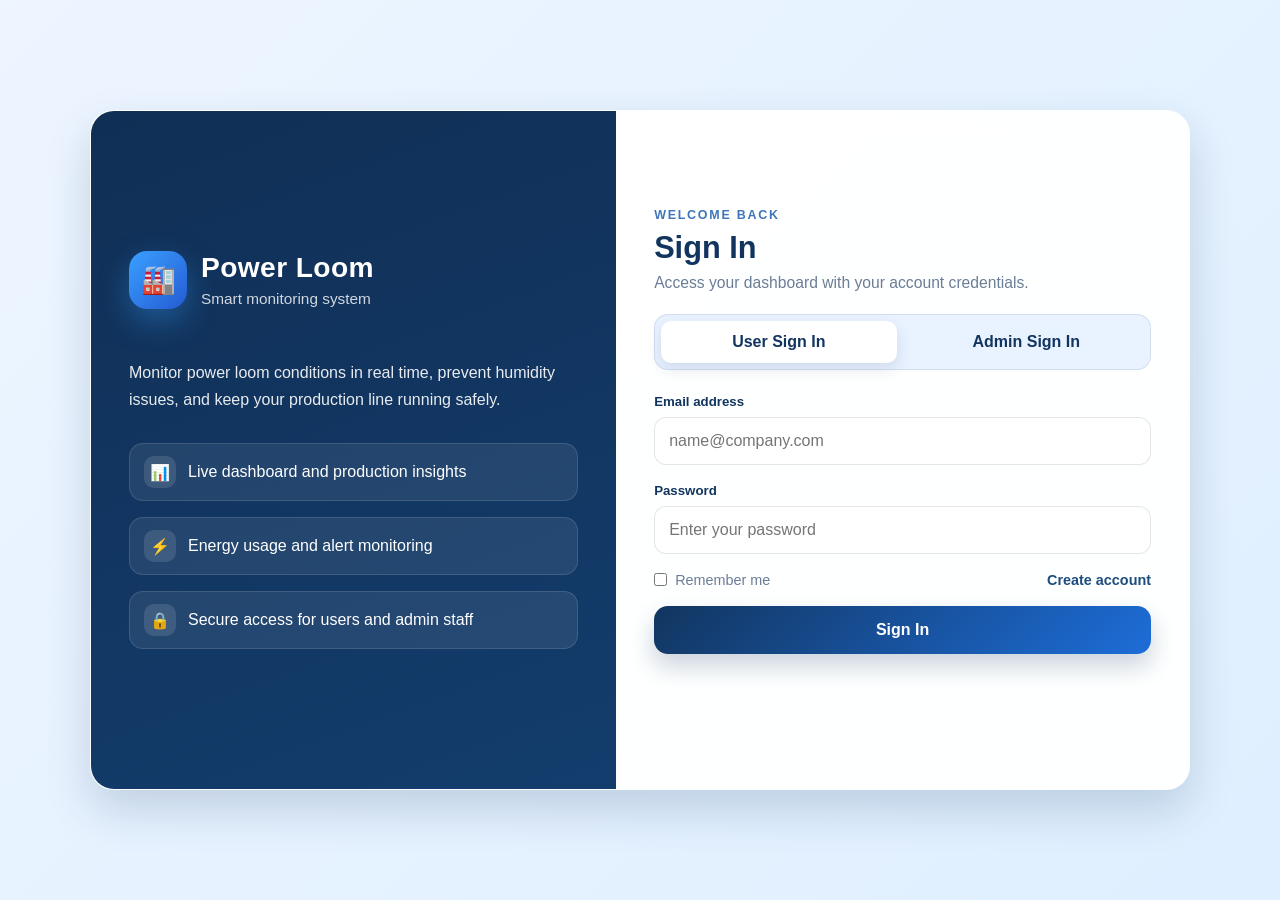
<file: power-loom-dashboard/admin-dashboard.html>
<!DOCTYPE html>
<html lang="en">
    <head>
        <meta charset="UTF-8" />
        <meta name="viewport" content="width=device-width, initial-scale=1.0" />
        <title>Power Loom | Admin Dashboard</title>
        <link rel="stylesheet" href="auth.css" />
    </head>
    <body class="admin-layout">
        <header class="admin-header">
            <div class="admin-brand">
                <div class="admin-brand-mark">🏭</div>
                <div>
                    <h1>Power Loom Admin</h1>
                </div>
            </div>

            <div class="admin-user">
                <div class="admin-user-badge">A</div>
                <div>
                    <strong id="adminName">Admin Panel</strong>
                    <div style="font-size: 0.75rem; opacity: 0.8;">System Overview</div>
                </div>
            </div>
        </header>

        <div class="admin-body">
            <aside class="admin-sidebar">
                <nav class="admin-nav">
                    <button class="admin-nav-item active" type="button">🏠 Overview</button>
                    <button class="admin-nav-item" type="button">📊 Reports</button>
                    <button class="admin-nav-item" type="button">🔔 Alerts</button>
                    <button class="admin-nav-item" type="button">⚙️ Settings</button>
                    <button class="admin-nav-item" type="button" onclick="localStorage.clear(); window.location.href='login.html';">🚪 Logout</button>
                </nav>
            </aside>

            <main class="admin-content">
                <section class="dashboard-grid">
                    <div class="metric-card">
                        <div class="metric-label">Active Looms</div>
                        <div class="metric-value">
                            <span class="metric-number">24</span>
                            <span class="metric-trend trend-up">+8%</span>
                        </div>
                    </div>

                    <div class="metric-card">
                        <div class="metric-label">Humidity Risk</div>
                        <div class="metric-value">
                            <span class="metric-number">12</span>
                            <span class="metric-trend trend-down">-2%</span>
                        </div>
                    </div>

                    <div class="metric-card">
                        <div class="metric-label">Energy Saved</div>
                        <div class="metric-value">
                            <span class="metric-number">1.8k</span>
                            <span class="metric-trend trend-up">+15%</span>
                        </div>
                    </div>

                    <div class="metric-card">
                        <div class="metric-label">Alerts</div>
                        <div class="metric-value">
                            <span class="metric-number">4</span>
                            <span class="metric-trend trend-down">2 urgent</span>
                        </div>
                    </div>
                </section>

                <section class="content-panel">
                    <div class="panel-head">
                        <div class="panel-title">Recent Operations</div>
                        <span class="status-pill status-good">System Healthy</span>
                    </div>

                    <table class="table">
                        <thead>
                            <tr>
                                <th>Machine</th>
                                <th>Area</th>
                                <th>Humidity</th>
                                <th>Status</th>
                            </tr>
                        </thead>
                        <tbody>
                            <tr>
                                <td>PL-102</td>
                                <td>Weaving Hall</td>
                                <td>68.4%</td>
                                <td><span class="status-pill status-good">Stable</span></td>
                            </tr>
                            <tr>
                                <td>PL-117</td>
                                <td>Processing Unit</td>
                                <td>74.1%</td>
                                <td><span class="status-pill status-alert">Check</span></td>
                            </tr>
                            <tr>
                                <td>PL-128</td>
                                <td>Storage Bay</td>
                                <td>66.8%</td>
                                <td><span class="status-pill status-good">Stable</span></td>
                            </tr>
                            <tr>
                                <td>PL-134</td>
                                <td>Power Room</td>
                                <td>71.9%</td>
                                <td><span class="status-pill status-alert">Warning</span></td>
                            </tr>
                        </tbody>
                    </table>
                </section>
            </main>
        </div>

        <script>
            let storedUser = null;
            try {
                const rawUser = localStorage.getItem('loggedInUser');
                storedUser = rawUser ? JSON.parse(rawUser) : null;
            } catch (error) {
                storedUser = null;
            }

            if (!storedUser || storedUser.role !== 'admin' || !storedUser.email) {
                localStorage.removeItem('loggedInUser');
                localStorage.removeItem('activeRole');
                window.location.href = 'login.html';
            } else {
                const adminName = document.getElementById('adminName');
                if (adminName) {
                    adminName.textContent = storedUser.firstName ? `${storedUser.firstName} Admin` : 'Admin Panel';
                }
            }
        </script>
    </body>
</html>
</file>
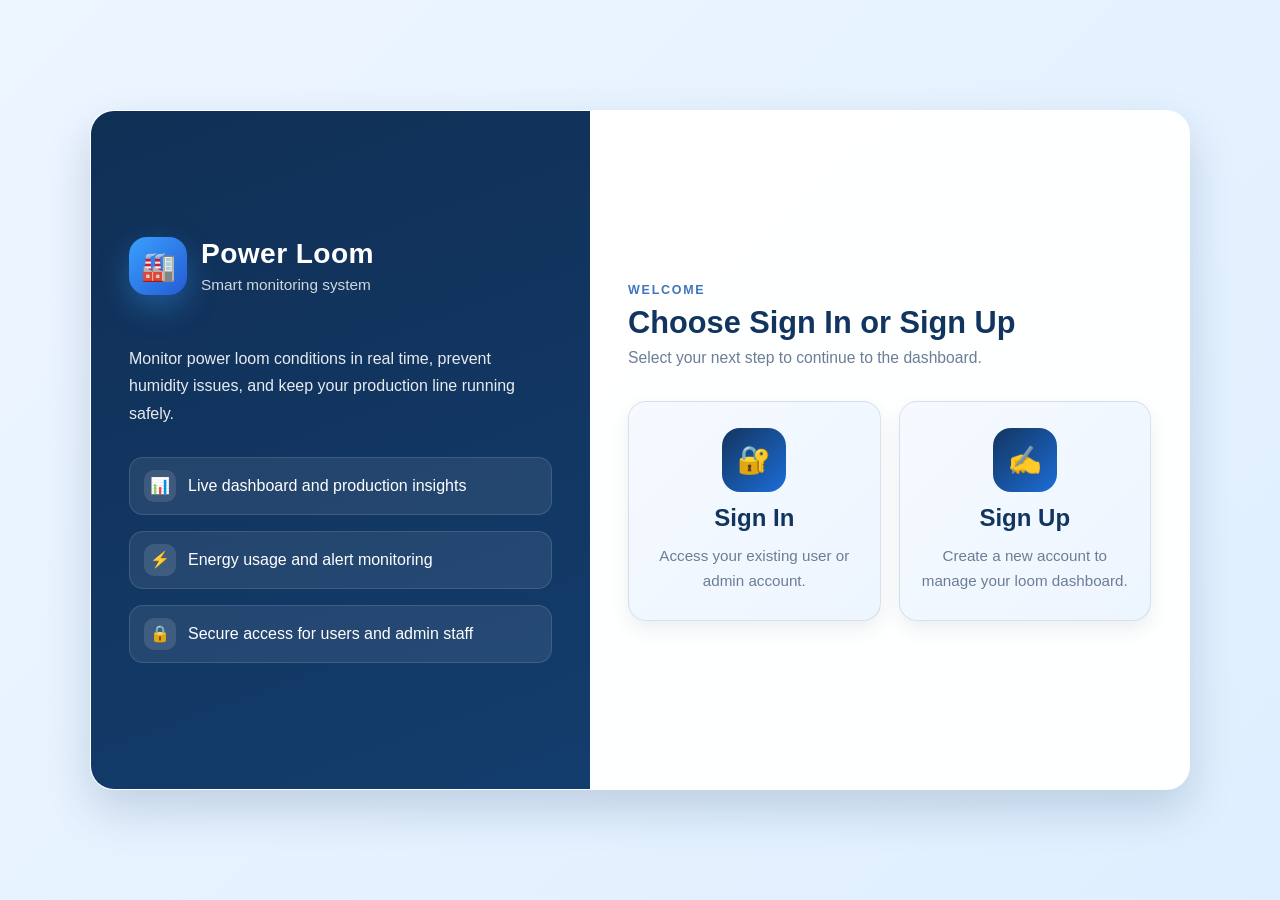
<file: power-loom-dashboard/landing.html>
<!DOCTYPE html>
<html lang="en">
    <head>
        <meta charset="UTF-8" />
        <meta name="viewport" content="width=device-width, initial-scale=1.0" />
        <title>Power Loom | Choose Access</title>
        <link rel="stylesheet" href="auth.css" />
    </head>
    <body class="auth-page">
        <div class="auth-shell landing-shell">
            <aside class="auth-panel">
                <div class="brand-lockup">
                    <div class="brand-mark">🏭</div>
                    <div class="brand-copy">
                        <h1>Power Loom</h1>
                        <p>Smart monitoring system</p>
                    </div>
                </div>

                <p class="panel-copy">
                    Monitor power loom conditions in real time, prevent humidity issues,
                    and keep your production line running safely.
                </p>

                <div class="feature-list">
                    <div class="feature-item">
                        <div class="feature-badge">📊</div>
                        <span>Live dashboard and production insights</span>
                    </div>
                    <div class="feature-item">
                        <div class="feature-badge">⚡</div>
                        <span>Energy usage and alert monitoring</span>
                    </div>
                    <div class="feature-item">
                        <div class="feature-badge">🔒</div>
                        <span>Secure access for users and admin staff</span>
                    </div>
                </div>
            </aside>

            <main class="auth-form-panel choice-panel">
                <div class="auth-header">
                    <span class="auth-kicker">Welcome</span>
                    <h2>Choose Sign In or Sign Up</h2>
                    <p>Select your next step to continue to the dashboard.</p>
                </div>

                <div class="choice-grid">
                    <a href="login.html" class="choice-card">
                        <div class="choice-icon">🔐</div>
                        <h3>Sign In</h3>
                        <p>Access your existing user or admin account.</p>
                    </a>

                    <a href="register.html" class="choice-card">
                        <div class="choice-icon">✍️</div>
                        <h3>Sign Up</h3>
                        <p>Create a new account to manage your loom dashboard.</p>
                    </a>
                </div>
            </main>
        </div>
    </body>
</html>
</file>
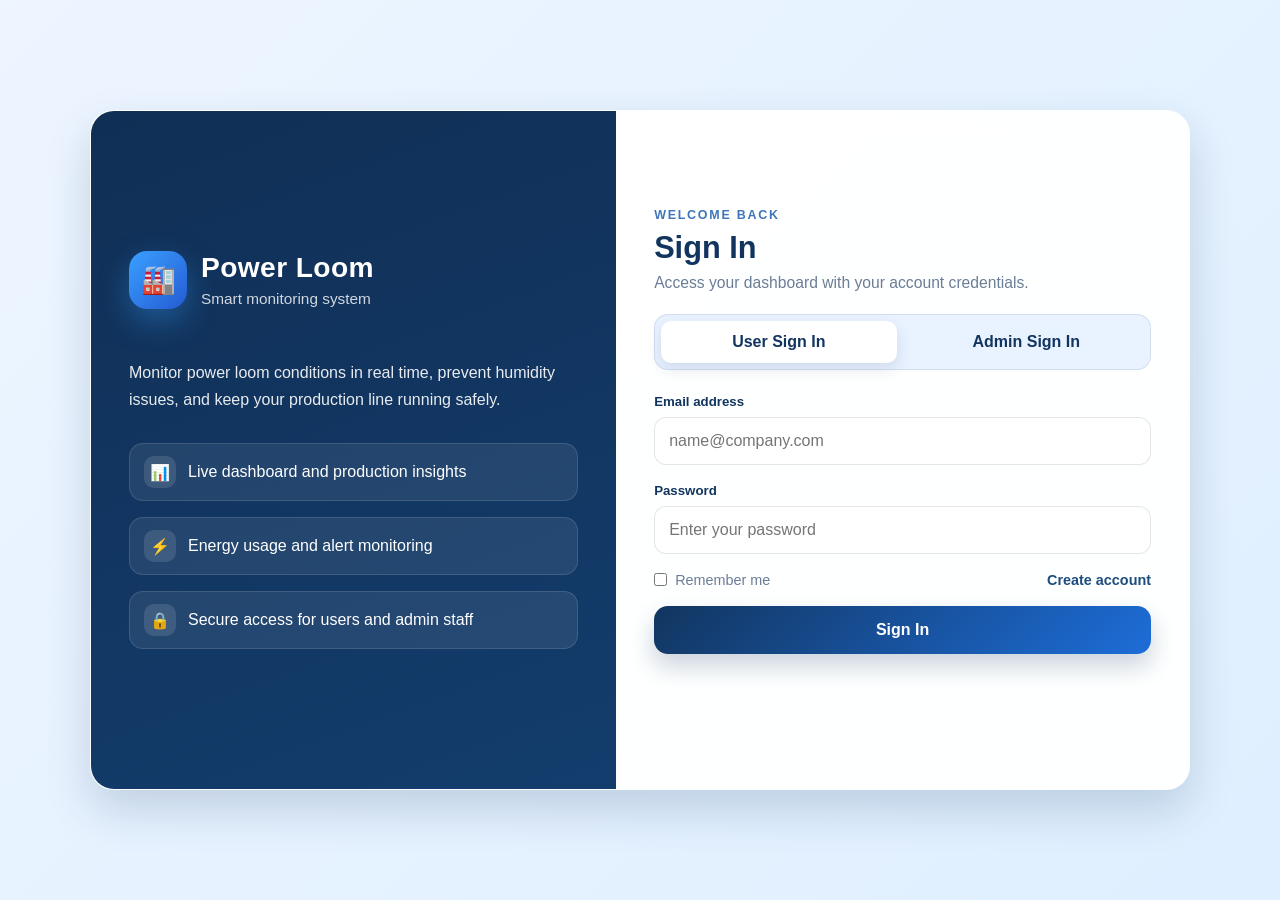
<file: power-loom-dashboard/login.html>
<!DOCTYPE html>
<html lang="en">
    <head>
        <meta charset="UTF-8" />
        <meta name="viewport" content="width=device-width, initial-scale=1.0" />
        <title>Power Loom | Login</title>
        <link rel="stylesheet" href="auth.css" />
    </head>
    <body class="auth-page">
        <div class="auth-shell">
            <aside class="auth-panel">
                <div class="brand-lockup">
                    <div class="brand-mark">🏭</div>
                    <div class="brand-copy">
                        <h1>Power Loom</h1>
                        <p>Smart monitoring system</p>
                    </div>
                </div>

                <p class="panel-copy">
                    Monitor power loom conditions in real time, prevent humidity issues,
                    and keep your production line running safely.
                </p>

                <div class="feature-list">
                    <div class="feature-item">
                        <div class="feature-badge">📊</div>
                        <span>Live dashboard and production insights</span>
                    </div>
                    <div class="feature-item">
                        <div class="feature-badge">⚡</div>
                        <span>Energy usage and alert monitoring</span>
                    </div>
                    <div class="feature-item">
                        <div class="feature-badge">🔒</div>
                        <span>Secure access for users and admin staff</span>
                    </div>
                </div>
            </aside>

            <main class="auth-form-panel">
                <div class="auth-header">
                    <span class="auth-kicker">Welcome back</span>
                    <h2>Sign In</h2>
                    <p>Access your dashboard with your account credentials.</p>
                </div>

                <div class="role-toggle" aria-label="Choose login role">
                    <button class="role-btn active" type="button" data-role="user">User Sign In</button>
                    <button class="role-btn" type="button" data-role="admin">Admin Sign In</button>
                </div>

                <form class="auth-form" id="loginForm">
                    <div class="field">
                        <label for="loginEmail">Email address</label>
                        <input id="loginEmail" name="email" type="email" placeholder="name@company.com" required />
                    </div>

                    <div class="field">
                        <label for="loginPassword">Password</label>
                        <input id="loginPassword" name="password" type="password" placeholder="Enter your password" required />
                    </div>

                    <div class="form-options">
                        <label class="checkbox-wrap">
                            <input type="checkbox" name="remember" />
                            <span>Remember me</span>
                        </label>
                        <a href="register.html" class="link-text">Create account</a>
                    </div>

                    <button class="primary-btn" type="submit">Sign In</button>
                    <div id="loginStatus" class="status-message" aria-live="polite"></div>
                </form>
            </main>
        </div>

        <script>
            const roleButtons = document.querySelectorAll('.role-btn');
            const loginForm = document.getElementById('loginForm');
            const loginStatus = document.getElementById('loginStatus');
            let selectedRole = 'user';

            roleButtons.forEach((button) => {
                button.addEventListener('click', () => {
                    roleButtons.forEach((item) => item.classList.remove('active'));
                    button.classList.add('active');
                    selectedRole = button.dataset.role;
                    loginStatus.textContent = selectedRole === 'admin'
                        ? 'Admin access selected.'
                        : 'User access selected.';
                    loginStatus.classList.remove('error');
                });
            });

            function showLoginError(message) {
                loginStatus.textContent = message;
                loginStatus.classList.add('error');
            }

            loginForm.addEventListener('submit', (event) => {
                event.preventDefault();

                const email = document.getElementById('loginEmail').value.trim();
                const password = document.getElementById('loginPassword').value.trim();
                const emailPattern = /^[^\s@]+@[^\s@]+\.[^\s@]+$/;

                if (!email || !password) {
                    showLoginError('Please enter both email and password.');
                    return;
                }

                if (!emailPattern.test(email)) {
                    showLoginError('Please enter a valid email address.');
                    return;
                }

                if (password.length < 6) {
                    showLoginError('Password must be at least 6 characters long.');
                    return;
                }

                const accounts = JSON.parse(localStorage.getItem('powerLoomAccounts') || '[]');
                const matchedUser = accounts.find((user) =>
                    user.email.toLowerCase() === email.toLowerCase() &&
                    user.role === selectedRole &&
                    user.password === password
                );

                if (!matchedUser) {
                    showLoginError('Invalid credentials for the selected role.');
                    return;
                }

                localStorage.setItem('activeRole', selectedRole);
                localStorage.setItem('loggedInUser', JSON.stringify({
                    firstName: matchedUser.firstName,
                    lastName: matchedUser.lastName,
                    email: matchedUser.email,
                    role: selectedRole
                }));

                loginStatus.textContent = 'Login successful. Redirecting...';
                loginStatus.classList.remove('error');

                setTimeout(() => {
                    window.location.href = selectedRole === 'admin' ? 'admin-dashboard.html' : 'index.html';
                }, 500);
            });
        </script>
    </body>
</html>
</file>
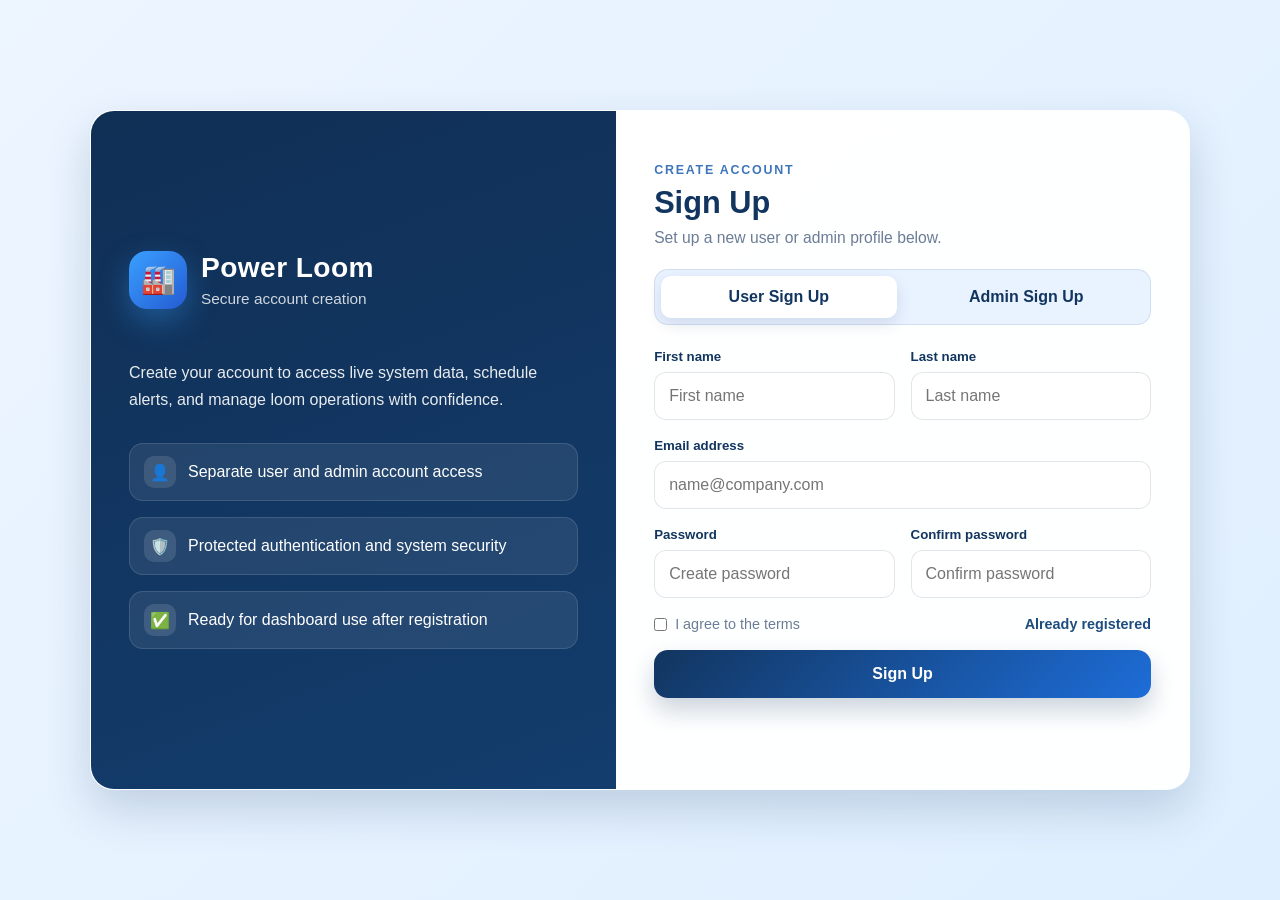
<file: power-loom-dashboard/register.html>
<!DOCTYPE html>
<html lang="en">
    <head>
        <meta charset="UTF-8" />
        <meta name="viewport" content="width=device-width, initial-scale=1.0" />
        <title>Power Loom | Register</title>
        <link rel="stylesheet" href="auth.css" />
    </head>
    <body class="auth-page">
        <div class="auth-shell">
            <aside class="auth-panel">
                <div class="brand-lockup">
                    <div class="brand-mark">🏭</div>
                    <div class="brand-copy">
                        <h1>Power Loom</h1>
                        <p>Secure account creation</p>
                    </div>
                </div>

                <p class="panel-copy">
                    Create your account to access live system data, schedule alerts,
                    and manage loom operations with confidence.
                </p>

                <div class="feature-list">
                    <div class="feature-item">
                        <div class="feature-badge">👤</div>
                        <span>Separate user and admin account access</span>
                    </div>
                    <div class="feature-item">
                        <div class="feature-badge">🛡️</div>
                        <span>Protected authentication and system security</span>
                    </div>
                    <div class="feature-item">
                        <div class="feature-badge">✅</div>
                        <span>Ready for dashboard use after registration</span>
                    </div>
                </div>
            </aside>

            <main class="auth-form-panel">
                <div class="auth-header">
                    <span class="auth-kicker">Create account</span>
                    <h2>Sign Up</h2>
                    <p>Set up a new user or admin profile below.</p>
                </div>

                <div class="role-toggle" aria-label="Choose account type">
                    <button class="role-btn active" type="button" data-role="user">User Sign Up</button>
                    <button class="role-btn" type="button" data-role="admin">Admin Sign Up</button>
                </div>

                <form class="auth-form" id="registerForm">
                    <div class="form-row">
                        <div class="field">
                            <label for="firstName">First name</label>
                            <input id="firstName" name="firstName" type="text" placeholder="First name" required />
                        </div>

                        <div class="field">
                            <label for="lastName">Last name</label>
                            <input id="lastName" name="lastName" type="text" placeholder="Last name" required />
                        </div>
                    </div>

                    <div class="field">
                        <label for="registerEmail">Email address</label>
                        <input id="registerEmail" name="email" type="email" placeholder="name@company.com" required />
                    </div>

                    <div class="form-row">
                        <div class="field">
                            <label for="registerPassword">Password</label>
                            <input id="registerPassword" name="password" type="password" placeholder="Create password" required />
                        </div>

                        <div class="field">
                            <label for="confirmPassword">Confirm password</label>
                            <input id="confirmPassword" name="confirmPassword" type="password" placeholder="Confirm password" required />
                        </div>
                    </div>

                    <div class="form-options">
                        <label class="checkbox-wrap">
                            <input type="checkbox" name="terms" required />
                            <span>I agree to the terms</span>
                        </label>
                        <a href="login.html" class="link-text">Already registered</a>
                    </div>

                    <button class="primary-btn" type="submit">Sign Up</button>
                    <div id="registerStatus" class="status-message" aria-live="polite"></div>
                </form>
            </main>
        </div>

        <script>
            const roleButtons = document.querySelectorAll('.role-btn');
            const registerForm = document.getElementById('registerForm');
            const registerStatus = document.getElementById('registerStatus');
            let selectedRole = 'user';

            roleButtons.forEach((button) => {
                button.addEventListener('click', () => {
                    roleButtons.forEach((item) => item.classList.remove('active'));
                    button.classList.add('active');
                    selectedRole = button.dataset.role;
                    registerStatus.textContent = selectedRole === 'admin'
                        ? 'Admin account selected.'
                        : 'User account selected.';
                    registerStatus.classList.remove('error');
                });
            });

            function showRegisterError(message) {
                registerStatus.textContent = message;
                registerStatus.classList.add('error');
            }

            registerForm.addEventListener('submit', (event) => {
                event.preventDefault();

                const firstName = document.getElementById('firstName').value.trim();
                const lastName = document.getElementById('lastName').value.trim();
                const email = document.getElementById('registerEmail').value.trim();
                const password = document.getElementById('registerPassword').value;
                const confirmPassword = document.getElementById('confirmPassword').value;
                const emailPattern = /^[^\s@]+@[^\s@]+\.[^\s@]+$/;

                if (!firstName || !lastName || !email || !password || !confirmPassword) {
                    showRegisterError('Please fill in all required fields.');
                    return;
                }

                if (firstName.length < 2 || lastName.length < 2) {
                    showRegisterError('First name and last name must be at least 2 characters long.');
                    return;
                }

                if (!emailPattern.test(email)) {
                    showRegisterError('Please enter a valid email address.');
                    return;
                }

                if (password.length < 6) {
                    showRegisterError('Password must be at least 6 characters long.');
                    return;
                }

                if (password !== confirmPassword) {
                    showRegisterError('Passwords do not match.');
                    return;
                }

                const existingAccounts = JSON.parse(localStorage.getItem('powerLoomAccounts') || '[]');
                const duplicateEmail = existingAccounts.some(
                    (user) => user.email.toLowerCase() === email.toLowerCase() && user.role === selectedRole
                );

                if (duplicateEmail) {
                    showRegisterError('An account with this email already exists for this role.');
                    return;
                }

                const newAccount = {
                    firstName,
                    lastName,
                    email: email.toLowerCase(),
                    password,
                    role: selectedRole
                };

                existingAccounts.push(newAccount);
                localStorage.setItem('powerLoomAccounts', JSON.stringify(existingAccounts));
                localStorage.setItem('activeRole', selectedRole);
                localStorage.setItem('loggedInUser', JSON.stringify({
                    firstName,
                    lastName,
                    email: newAccount.email,
                    role: selectedRole
                }));

                registerStatus.textContent = 'Account created successfully. Redirecting...';
                registerStatus.classList.remove('error');

                setTimeout(() => {
                    window.location.href = selectedRole === 'admin' ? 'admin-dashboard.html' : 'index.html';
                }, 500);
            });
        </script>
    </body>
</html>
</file>
<file: power-loom-dashboard/auth.css>
* {
    margin: 0;
    padding: 0;
    box-sizing: border-box;
}

:root {
    --primary: #12355f;
    --primary-soft: #1d4d7e;
    --primary-light: #e9f2ff;
    --accent: #22a45a;
    --accent-soft: #dff9eb;
    --danger: #ef4444;
    --warning: #f59e0b;
    --text: #173a5f;
    --muted: #6b7d96;
    --card: rgba(255, 255, 255, 0.9);
    --border: rgba(18, 53, 95, 0.12);
    --shadow: 0 20px 45px rgba(18, 53, 95, 0.18);
}

body {
    font-family: Arial, Helvetica, sans-serif;
    background: linear-gradient(135deg, #edf5ff 0%, #dfefff 100%);
    color: var(--text);
    min-height: 100vh;
}

button, input {
    font: inherit;
}

.auth-page {
    min-height: 100vh;
    display: grid;
    place-items: center;
    padding: 30px 20px;
}

.auth-shell {
    width: min(1100px, 100%);
    min-height: 680px;
    display: grid;
    grid-template-columns: 1.1fr 1.2fr;
    background: rgba(255, 255, 255, 0.65);
    border: 1px solid rgba(255, 255, 255, 0.7);
    border-radius: 24px;
    overflow: hidden;
    box-shadow: var(--shadow);
    backdrop-filter: blur(12px);
}

.auth-panel {
    background: linear-gradient(160deg, #102f55 0%, #133d6d 100%);
    color: #fff;
    padding: 45px 38px;
    display: flex;
    flex-direction: column;
    justify-content: center;
}

.brand-lockup {
    display: flex;
    align-items: center;
    gap: 14px;
    margin-bottom: 30px;
}

.brand-mark {
    width: 58px;
    height: 58px;
    border-radius: 18px;
    background: linear-gradient(135deg, #3aa0ff, #245bd3);
    display: grid;
    place-items: center;
    font-size: 28px;
    box-shadow: 0 12px 30px rgba(58, 160, 255, 0.35);
}

.brand-copy h1 {
    font-size: clamp(1.7rem, 2.2vw, 2.4rem);
    margin-bottom: 6px;
    letter-spacing: 0.4px;
}

.brand-copy p {
    font-size: 0.96rem;
    opacity: 0.8;
}

.panel-copy {
    margin: 20px 0 30px;
    line-height: 1.7;
    font-size: 1rem;
    opacity: 0.9;
}

.feature-list {
    display: grid;
    gap: 16px;
}

.feature-item {
    display: flex;
    align-items: center;
    gap: 12px;
    background: rgba(255, 255, 255, 0.08);
    border: 1px solid rgba(255, 255, 255, 0.12);
    border-radius: 14px;
    padding: 12px 14px;
}

.feature-badge {
    width: 32px;
    height: 32px;
    border-radius: 10px;
    background: rgba(255, 255, 255, 0.12);
    display: grid;
    place-items: center;
    font-size: 1rem;
}

.auth-form-panel {
    background: var(--card);
    padding: 34px 38px;
    display: flex;
    flex-direction: column;
    justify-content: center;
}

.landing-shell {
    grid-template-columns: 1fr 1.2fr;
}

.choice-panel {
    display: flex;
    flex-direction: column;
    justify-content: center;
}

.choice-grid {
    display: grid;
    grid-template-columns: repeat(2, minmax(0, 1fr));
    gap: 18px;
    margin-top: 12px;
}

.choice-card {
    display: flex;
    flex-direction: column;
    align-items: center;
    justify-content: center;
    gap: 12px;
    min-height: 220px;
    background: linear-gradient(135deg, #f6faff 0%, #edf5ff 100%);
    border: 1px solid rgba(18, 53, 95, 0.12);
    border-radius: 18px;
    padding: 22px 18px;
    text-align: center;
    color: var(--primary);
    text-decoration: none;
    box-shadow: 0 8px 20px rgba(18, 53, 95, 0.08);
    transition: transform 0.2s ease, box-shadow 0.2s ease;
}

.choice-card:hover {
    transform: translateY(-2px);
    box-shadow: 0 14px 28px rgba(18, 53, 95, 0.12);
}

.choice-icon {
    width: 64px;
    height: 64px;
    border-radius: 18px;
    display: grid;
    place-items: center;
    background: linear-gradient(135deg, #12355f 0%, #1d6dd8 100%);
    color: #fff;
    font-size: 1.7rem;
}

.choice-card h3 {
    font-size: 1.5rem;
    margin: 0;
}

.choice-card p {
    color: var(--muted);
    line-height: 1.6;
    font-size: 0.95rem;
}

.auth-header {
    margin-bottom: 22px;
}

.auth-kicker {
    display: inline-block;
    font-size: 0.78rem;
    font-weight: 700;
    letter-spacing: 0.14em;
    text-transform: uppercase;
    color: #3f76bb;
    margin-bottom: 8px;
}

.auth-header h2 {
    font-size: clamp(1.8rem, 2.4vw, 2.5rem);
    color: var(--primary);
    margin-bottom: 8px;
}

.auth-header p {
    color: var(--muted);
    font-size: 0.98rem;
}

.role-toggle {
    display: grid;
    grid-template-columns: repeat(2, minmax(0, 1fr));
    gap: 12px;
    margin-bottom: 24px;
    background: var(--primary-light);
    border: 1px solid rgba(18, 53, 95, 0.1);
    border-radius: 14px;
    padding: 6px;
}

.role-btn {
    border: none;
    background: transparent;
    color: var(--primary);
    font-weight: 700;
    padding: 12px 10px;
    border-radius: 10px;
    cursor: pointer;
    transition: all 0.2s ease;
}

.role-btn.active {
    background: #ffffff;
    color: var(--primary);
    box-shadow: 0 6px 16px rgba(18, 53, 95, 0.12);
}

.auth-form {
    display: grid;
    gap: 18px;
}

.form-row {
    display: grid;
    grid-template-columns: repeat(2, minmax(0, 1fr));
    gap: 16px;
}

.field {
    display: grid;
    gap: 8px;
}

.field label {
    font-size: 0.83rem;
    font-weight: 700;
    color: var(--primary);
}

.field input {
    width: 100%;
    padding: 14px 14px;
    border-radius: 12px;
    border: 1px solid var(--border);
    background: #fff;
    color: var(--text);
    transition: border-color 0.2s ease, box-shadow 0.2s ease;
}

.field input:focus {
    outline: none;
    border-color: rgba(22, 132, 237, 0.8);
    box-shadow: 0 0 0 4px rgba(22, 132, 237, 0.08);
}

.form-options {
    display: flex;
    align-items: center;
    justify-content: space-between;
    gap: 14px;
    font-size: 0.9rem;
    color: var(--muted);
}

.checkbox-wrap {
    display: inline-flex;
    align-items: center;
    gap: 8px;
}

.checkbox-wrap input {
    accent-color: var(--primary-soft);
}

.link-text {
    color: var(--primary-soft);
    text-decoration: none;
    font-weight: 700;
}

.primary-btn {
    width: 100%;
    border: none;
    border-radius: 14px;
    background: linear-gradient(135deg, #12355f 0%, #1d6dd8 100%);
    color: #fff;
    padding: 15px 18px;
    font-size: 1rem;
    font-weight: 700;
    cursor: pointer;
    transition: transform 0.2s ease, box-shadow 0.2s ease;
    box-shadow: 0 12px 24px rgba(18, 53, 95, 0.22);
}

.primary-btn:hover {
    transform: translateY(-1px);
}

.form-footer {
    text-align: center;
    color: var(--muted);
    margin-top: 12px;
    font-size: 0.95rem;
}

.status-message {
    min-height: 24px;
    font-size: 0.92rem;
    color: var(--accent);
    font-weight: 600;
}

.status-message.error {
    color: var(--danger);
}

.admin-layout {
    min-height: 100vh;
    background: #f4f7fb;
}

.admin-header {
    background: #12355f;
    color: white;
    display: flex;
    align-items: center;
    justify-content: space-between;
    padding: 20px 32px;
    box-shadow: 0 4px 18px rgba(18, 53, 95, 0.18);
}

.admin-brand {
    display: flex;
    align-items: center;
    gap: 12px;
}

.admin-brand-mark {
    width: 44px;
    height: 44px;
    border-radius: 14px;
    background: linear-gradient(135deg, #3aa0ff, #245bd3);
    display: grid;
    place-items: center;
    font-size: 22px;
}

.admin-user {
    display: flex;
    align-items: center;
    gap: 12px;
    background: rgba(255, 255, 255, 0.08);
    border-radius: 999px;
    padding: 8px 14px;
}

.admin-user-badge {
    width: 34px;
    height: 34px;
    border-radius: 50%;
    background: #e6f4ff;
    color: var(--primary);
    display: grid;
    place-items: center;
    font-weight: 700;
}

.admin-body {
    display: grid;
    grid-template-columns: 240px 1fr;
    min-height: calc(100vh - 90px);
}

.admin-sidebar {
    background: #102f55;
    padding: 22px 14px;
    color: white;
}

.admin-nav {
    display: grid;
    gap: 8px;
}

.admin-nav-item {
    display: flex;
    align-items: center;
    gap: 10px;
    background: transparent;
    border: none;
    color: rgba(255,255,255,0.8);
    border-radius: 12px;
    padding: 14px 12px;
    font-size: 0.96rem;
    text-align: left;
    cursor: pointer;
}

.admin-nav-item.active {
    background: #1684ed;
    color: white;
}

.admin-content {
    padding: 28px;
}

.dashboard-grid {
    display: grid;
    grid-template-columns: repeat(4, minmax(0, 1fr));
    gap: 18px;
    margin-bottom: 26px;
}

.metric-card {
    background: white;
    border-radius: 18px;
    padding: 22px 18px;
    border: 1px solid rgba(18, 53, 95, 0.08);
    box-shadow: 0 10px 24px rgba(18,53,95,0.05);
}

.metric-label {
    font-size: 0.8rem;
    letter-spacing: 0.08em;
    text-transform: uppercase;
    color: var(--muted);
    margin-bottom: 14px;
}

.metric-value {
    display: flex;
    align-items: baseline;
    justify-content: space-between;
    gap: 8px;
}

.metric-number {
    font-size: 2rem;
    font-weight: 700;
    color: var(--primary);
}

.metric-trend {
    font-size: 0.8rem;
    font-weight: 700;
    border-radius: 999px;
    padding: 6px 9px;
}

.trend-up {
    background: var(--accent-soft);
    color: var(--accent);
}

.trend-down {
    background: rgba(239, 68, 68, 0.09);
    color: var(--danger);
}

.content-panel {
    background: white;
    border-radius: 18px;
    padding: 22px;
    border: 1px solid rgba(18, 53, 95, 0.08);
    box-shadow: 0 10px 24px rgba(18,53,95,0.05);
}

.panel-head {
    display: flex;
    align-items: center;
    justify-content: space-between;
    margin-bottom: 15px;
}

.panel-title {
    font-size: 1.2rem;
    font-weight: 700;
    color: var(--primary);
}

.table {
    width: 100%;
    border-collapse: collapse;
}

.table th, .table td {
    padding: 14px 10px;
    text-align: left;
    border-bottom: 1px solid rgba(18,53,95,0.08);
    color: var(--text);
}

.table th {
    font-size: 0.8rem;
    text-transform: uppercase;
    letter-spacing: 0.08em;
    color: var(--muted);
}

.status-pill {
    display: inline-flex;
    align-items: center;
    border-radius: 999px;
    padding: 7px 11px;
    font-size: 0.78rem;
    font-weight: 700;
}

.status-good {
    background: var(--accent-soft);
    color: var(--accent);
}

.status-alert {
    background: rgba(239,68,68,0.08);
    color: var(--danger);
}

@media (max-width: 920px) {
    .auth-shell {
        grid-template-columns: 1fr;
    }

    .auth-panel {
        min-height: 360px;
    }

    .dashboard-grid {
        grid-template-columns: repeat(2, minmax(0, 1fr));
    }

    .admin-body {
        grid-template-columns: 1fr;
    }
}

@media (max-width: 640px) {
    .auth-form-panel,
    .auth-panel {
        padding: 26px 20px;
    }

    .form-row,
    .dashboard-grid {
        grid-template-columns: 1fr;
    }

    .form-options {
        flex-direction: column;
        align-items: flex-start;
    }

    .admin-header {
        padding: 18px 16px;
        flex-wrap: wrap;
        gap: 10px;
    }

    .admin-content {
        padding: 18px;
    }
}
</file>
